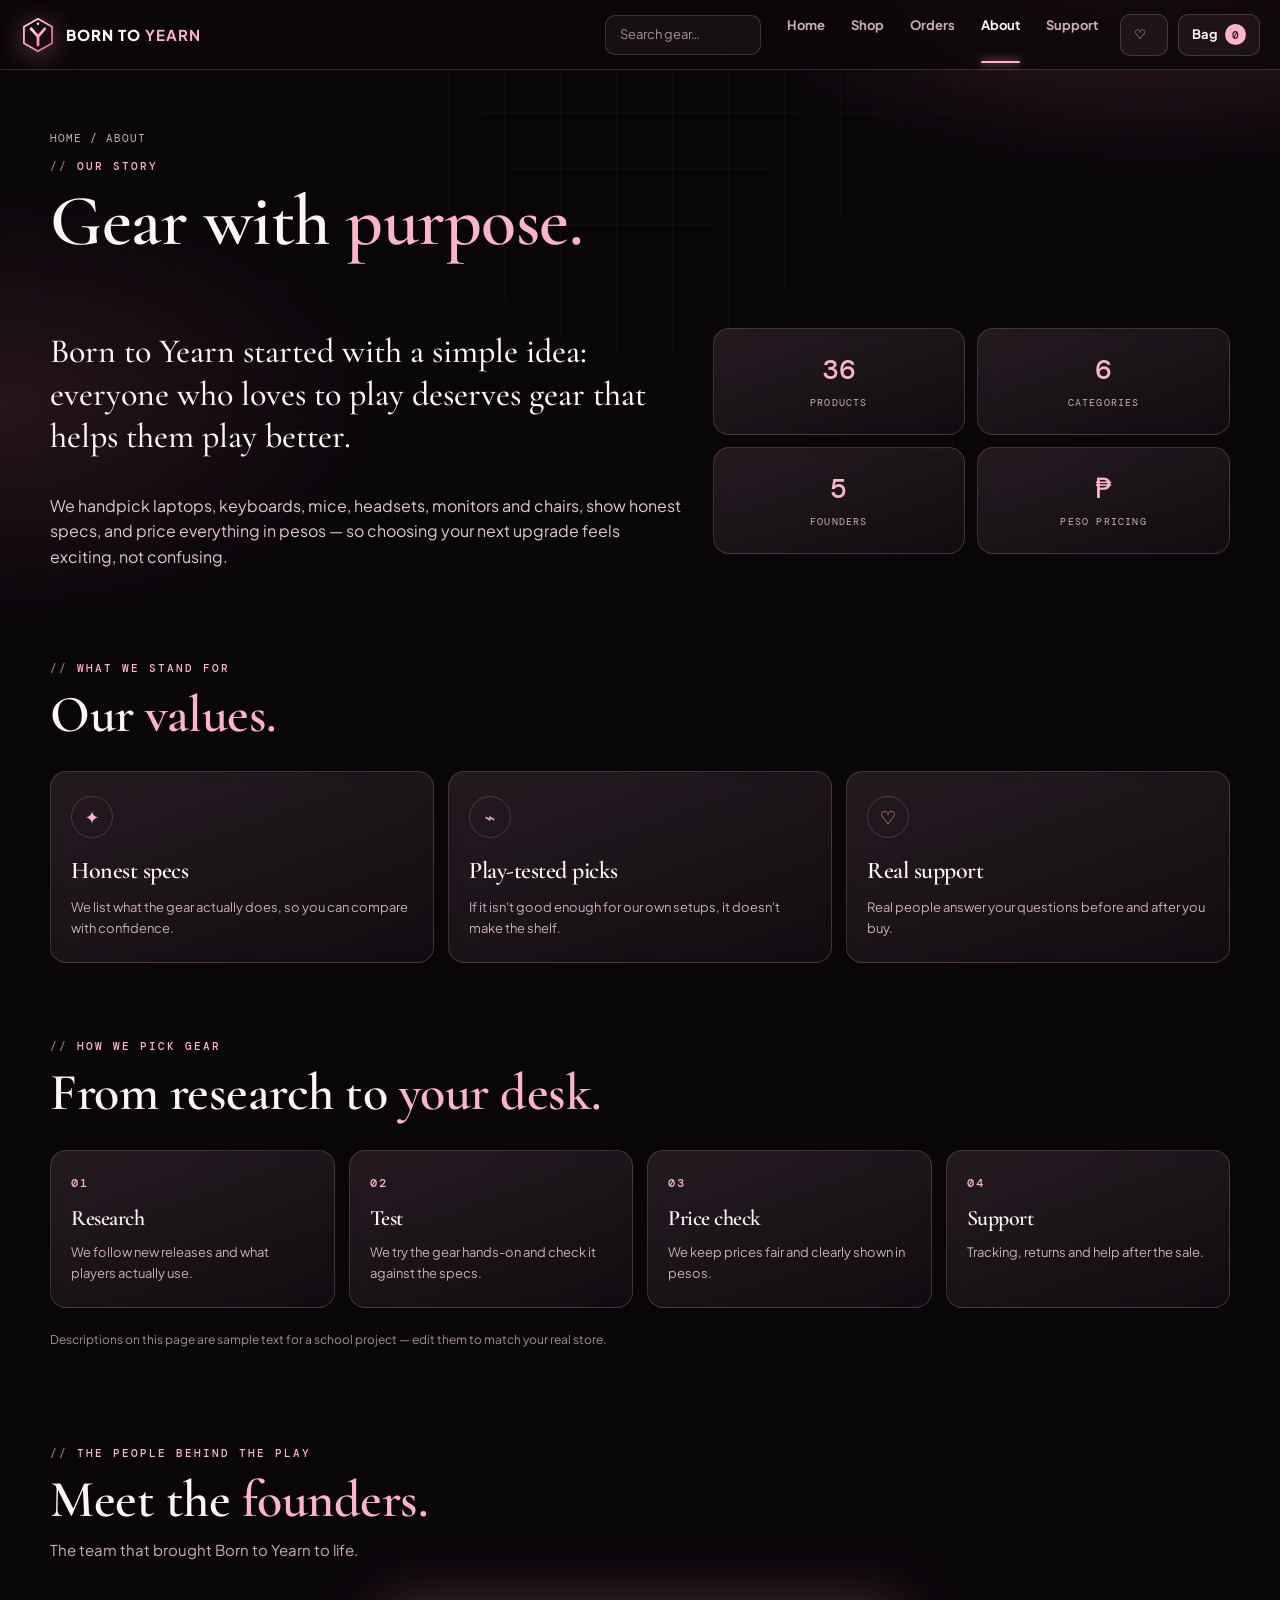
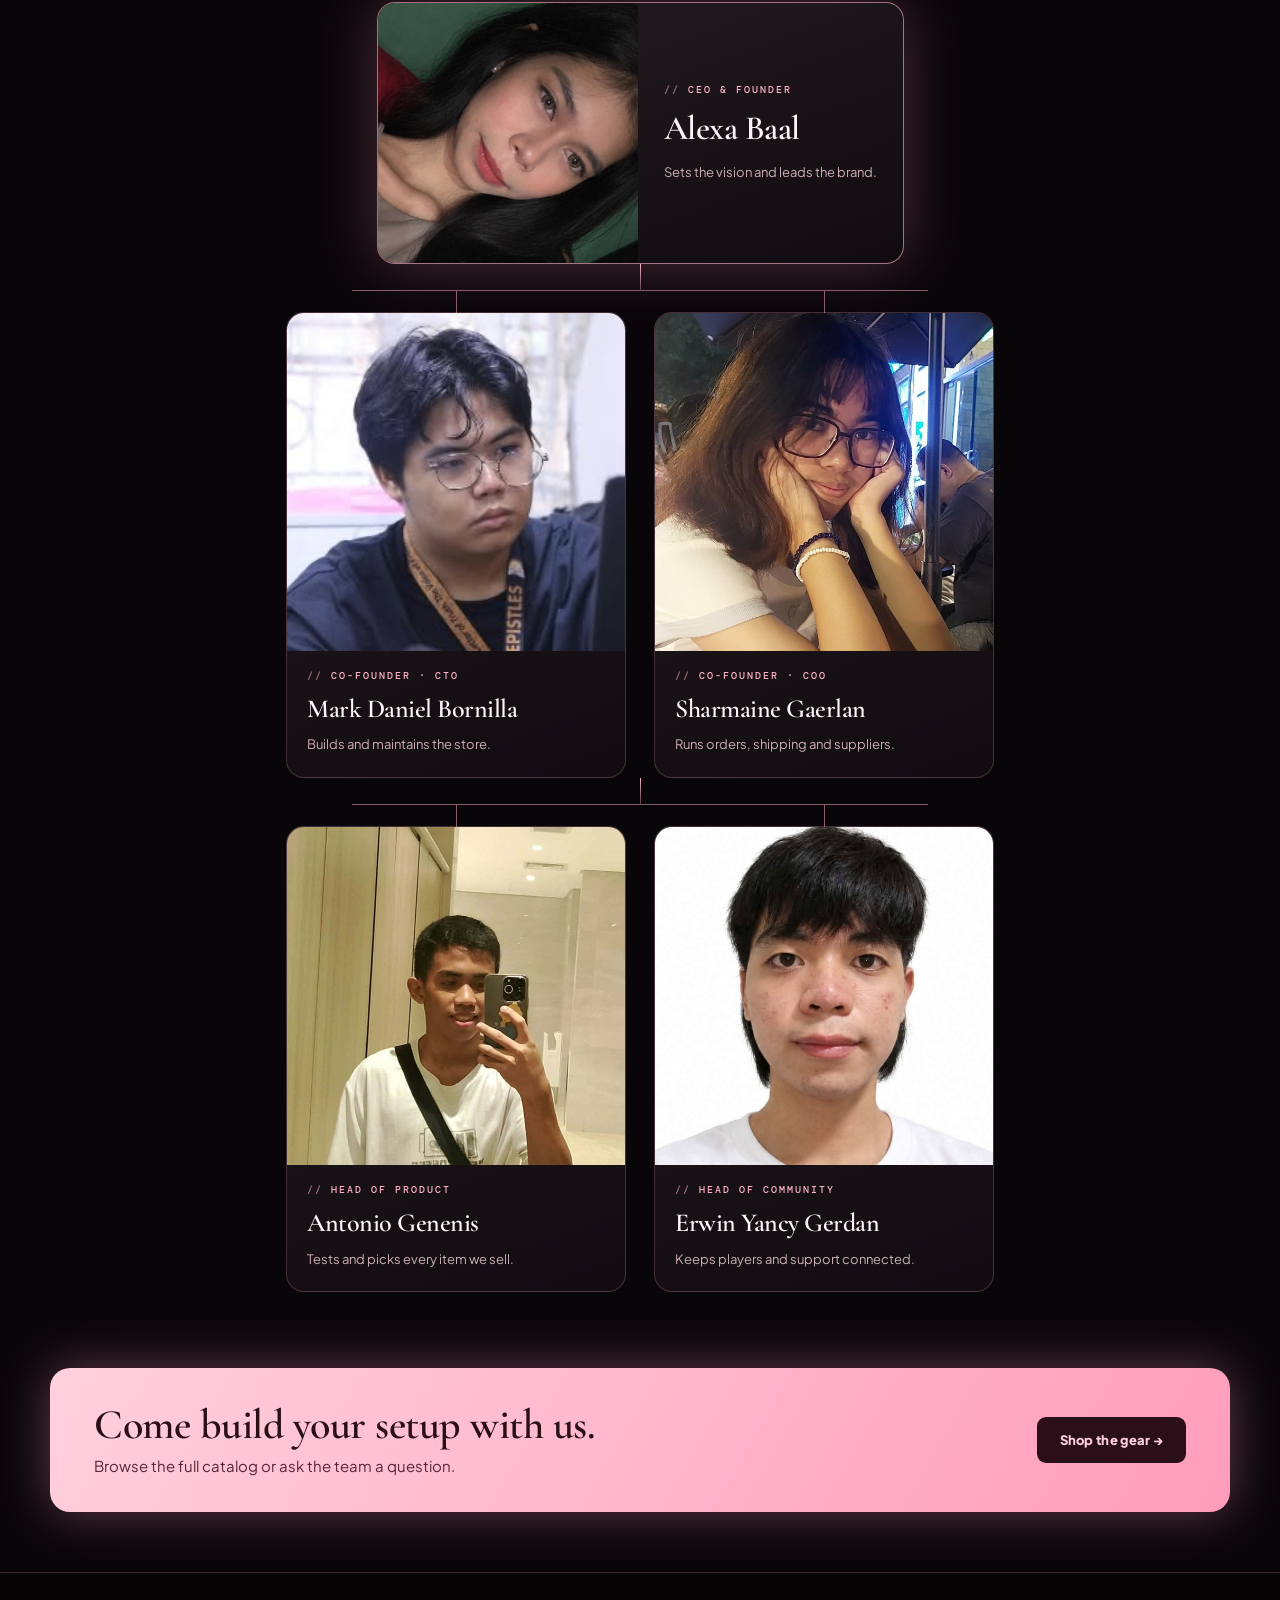
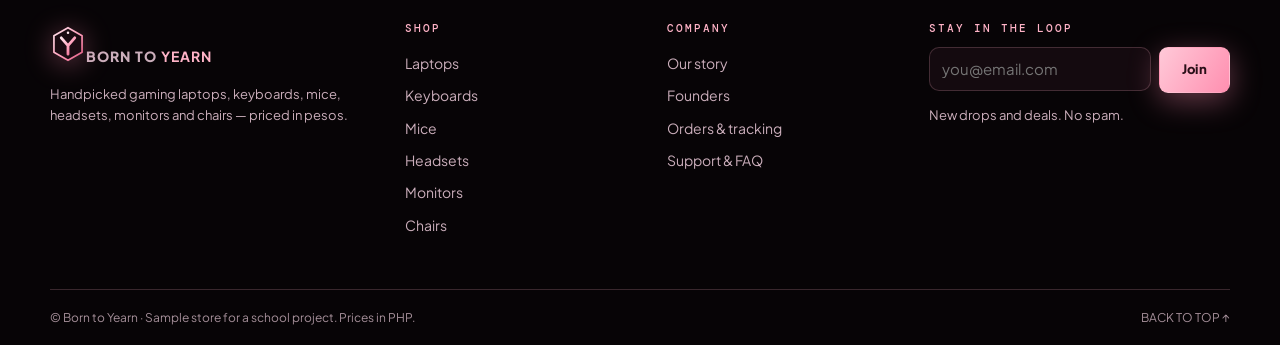
<file: about.html>
<!DOCTYPE html>
<html lang="en">
<head>
<meta charset="UTF-8">
<meta name="viewport" content="width=device-width, initial-scale=1.0, viewport-fit=cover">
<meta name="theme-color" content="#09060a">
<title>About & Founders — Born to Yearn</title>
<link rel="icon" href="images/logo.svg" type="image/svg+xml">
<link rel="preconnect" href="https://fonts.googleapis.com">
<link rel="preconnect" href="https://fonts.gstatic.com" crossorigin>
<link href="https://fonts.googleapis.com/css2?family=Cormorant+Garamond:wght@500;600;700&family=DM+Mono:wght@400;500&family=Plus+Jakarta+Sans:wght@400;500;600;700;800&display=swap" rel="stylesheet">
<link rel="stylesheet" href="style.css">
</head>
<body id="top" data-page="about">
<div id="hdr"></div>
<main class="wrap">
  <div class="pagehead">
    <p class="crumbs"><a href="index.html">HOME</a> / ABOUT</p>
    <p class="eyebrow">OUR STORY</p><h1>Gear with <em>purpose.</em></h1>
  </div>

  <section class="section" style="padding-top:30px">
    <div class="story">
      <div><p class="big">Born to Yearn started with a simple idea: everyone who loves to play deserves gear that helps them play better.</p>
        <p>We handpick laptops, keyboards, mice, headsets, monitors and chairs, show honest specs, and price everything in pesos — so choosing your next upgrade feels exciting, not confusing.</p></div>
      <div class="stats4" style="grid-template-columns:1fr 1fr"><div class="glass"><strong>36</strong><small>PRODUCTS</small></div><div class="glass"><strong>6</strong><small>CATEGORIES</small></div><div class="glass"><strong>5</strong><small>FOUNDERS</small></div><div class="glass"><strong>₱</strong><small>PESO PRICING</small></div></div>
    </div>
  </section>

  <section class="section" style="padding-top:0">
    <div class="heading"><div><p class="eyebrow">WHAT WE STAND FOR</p><h2>Our <em>values.</em></h2></div></div>
    <div class="infocards">
      <div class="feat glass"><span>✦</span><h3>Honest specs</h3><p>We list what the gear actually does, so you can compare with confidence.</p></div>
      <div class="feat glass"><span>⌁</span><h3>Play-tested picks</h3><p>If it isn't good enough for our own setups, it doesn't make the shelf.</p></div>
      <div class="feat glass"><span>♡</span><h3>Real support</h3><p>Real people answer your questions before and after you buy.</p></div>
    </div>
  </section>

  <section class="section" style="padding-top:0">
    <div class="heading"><div><p class="eyebrow">HOW WE PICK GEAR</p><h2>From research to <em>your desk.</em></h2></div></div>
    <div class="steps">
      <div class="feat glass"><h3>Research</h3><p>We follow new releases and what players actually use.</p></div>
      <div class="feat glass"><h3>Test</h3><p>We try the gear hands-on and check it against the specs.</p></div>
      <div class="feat glass"><h3>Price check</h3><p>We keep prices fair and clearly shown in pesos.</p></div>
      <div class="feat glass"><h3>Support</h3><p>Tracking, returns and help after the sale.</p></div>
    </div>
    <p class="note">Descriptions on this page are sample text for a school project — edit them to match your real store.</p>
  </section>

  <section class="section" id="founders" style="padding-top:20px">
    <div class="heading"><div><p class="eyebrow">THE PEOPLE BEHIND THE PLAY</p><h2>Meet the <em>founders.</em></h2><p class="sub">The team that brought Born to Yearn to life.</p></div></div>
    <!-- Roles are placeholders: edit the role text on each card to match your real team. -->
    <div class="org">
      <div class="level"><article class="member ceo"><div class="photo"><img src="images/team/alexa-baal.jpg" alt="Alexa Baal"></div><div class="info"><p class="eyebrow">CEO &amp; FOUNDER</p><h3>Alexa Baal</h3><p>Sets the vision and leads the brand.</p></div></article></div>
      <div class="level pair">
        <article class="member"><div class="photo"><img src="images/team/mark-daniel-bornilla.jpg" alt="Mark Daniel Bornilla"></div><div class="info"><p class="eyebrow">CO-FOUNDER · CTO</p><h3>Mark Daniel Bornilla</h3><p>Builds and maintains the store.</p></div></article>
        <article class="member"><div class="photo"><img src="images/team/sharmaine-gaerlan.jpg" alt="Sharmaine Gaerlan"></div><div class="info"><p class="eyebrow">CO-FOUNDER · COO</p><h3>Sharmaine Gaerlan</h3><p>Runs orders, shipping and suppliers.</p></div></article>
      </div>
      <div class="level pair">
        <article class="member"><div class="photo"><img src="images/team/antonio-genenis.jpg" alt="Antonio Genenis"></div><div class="info"><p class="eyebrow">HEAD OF PRODUCT</p><h3>Antonio Genenis</h3><p>Tests and picks every item we sell.</p></div></article>
        <article class="member"><div class="photo"><img src="images/team/erwin-yancy-gerdan.jpg" alt="Erwin Yancy Gerdan"></div><div class="info"><p class="eyebrow">HEAD OF COMMUNITY</p><h3>Erwin Yancy Gerdan</h3><p>Keeps players and support connected.</p></div></article>
      </div>
    </div>
  </section>

  <section style="padding-bottom:20px"><div class="cta"><div><h2>Come build your setup with us.</h2><p>Browse the full catalog or ask the team a question.</p></div><a class="btn" href="shop.html">Shop the gear →</a></div></section>
</main>
<div id="ftr"></div>
<script src="catalog.js"></script>
<script src="script.js"></script>
</body>
</html>
</file>
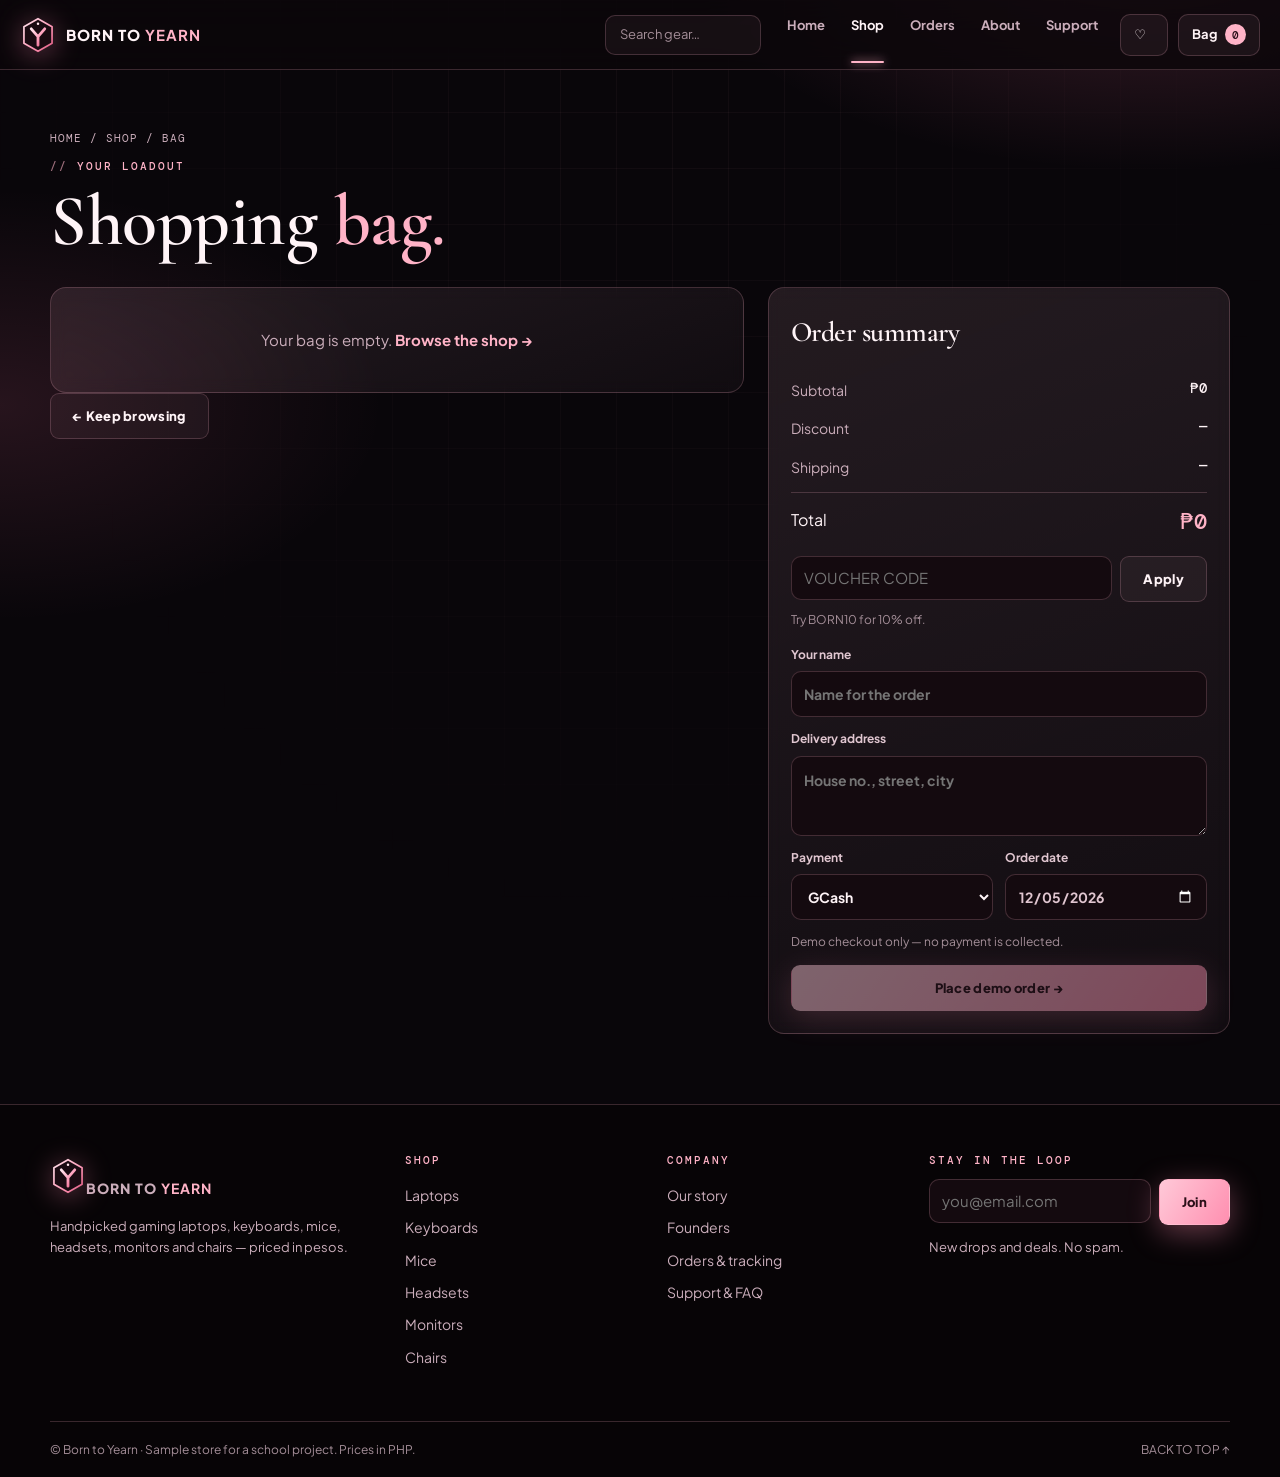
<file: cart.html>
<!DOCTYPE html>
<html lang="en">
<head>
<meta charset="UTF-8">
<meta name="viewport" content="width=device-width, initial-scale=1.0, viewport-fit=cover">
<meta name="theme-color" content="#09060a">
<title>Your Bag — Born to Yearn</title>
<link rel="icon" href="images/logo.svg" type="image/svg+xml">
<link rel="preconnect" href="https://fonts.googleapis.com">
<link rel="preconnect" href="https://fonts.gstatic.com" crossorigin>
<link href="https://fonts.googleapis.com/css2?family=Cormorant+Garamond:wght@500;600;700&family=DM+Mono:wght@400;500&family=Plus+Jakarta+Sans:wght@400;500;600;700;800&display=swap" rel="stylesheet">
<link rel="stylesheet" href="style.css">
</head>
<body id="top" data-page="cart">
<div id="hdr"></div>
<main class="wrap">
  <div class="pagehead" style="padding-bottom:30px">
    <p class="crumbs"><a href="index.html">HOME</a> / <a href="shop.html">SHOP</a> / BAG</p>
    <p class="eyebrow">YOUR LOADOUT</p><h1>Shopping <em>bag.</em></h1>
  </div>
  <div class="cart-layout" style="margin-bottom:70px">
    <div><div id="cartList"></div><a class="btn btn-ghost" href="shop.html">← Keep browsing</a></div>
    <aside class="summary glass">
      <h3>Order summary</h3>
      <div class="shipbar" id="shipbar"></div>
      <div class="line"><span>Subtotal</span><b id="sub">—</b></div>
      <div class="line"><span>Discount</span><b id="disc">—</b></div>
      <div class="line"><span>Shipping</span><b id="ship">—</b></div>
      <div class="line total"><span>Total</span><b id="grand">₱0</b></div>
      <form class="voucher" id="voucherForm"><input id="voucherCode" placeholder="Voucher code" aria-label="Voucher code" autocomplete="off"><button class="btn btn-ghost" type="submit">Apply</button></form>
      <p class="note" id="vMsg" style="margin:-4px 0 16px"></p>
      <form id="checkoutForm">
        <label class="field">Your name<input id="customerName" type="text" maxlength="60" placeholder="Name for the order" required></label>
        <label class="field">Delivery address<textarea id="address" maxlength="200" placeholder="House no., street, city" required style="min-height:80px"></textarea></label>
        <div class="form-row"><label class="field">Payment<select id="paymentMethod"><option>GCash</option><option>Credit / debit card</option><option>Bank transfer</option><option>Cash on delivery</option></select></label><label class="field">Order date<input id="orderDate" type="date" required></label></div>
        <p class="note" style="margin:0 0 14px">Demo checkout only — no payment is collected.</p>
        <button class="btn btn-primary" id="placeBtn" type="submit" style="width:100%">Place demo order →</button>
      </form>
    </aside>
  </div>
</main>
<div id="ftr"></div>
<script src="catalog.js"></script>
<script src="script.js"></script>
</body>
</html>
</file>
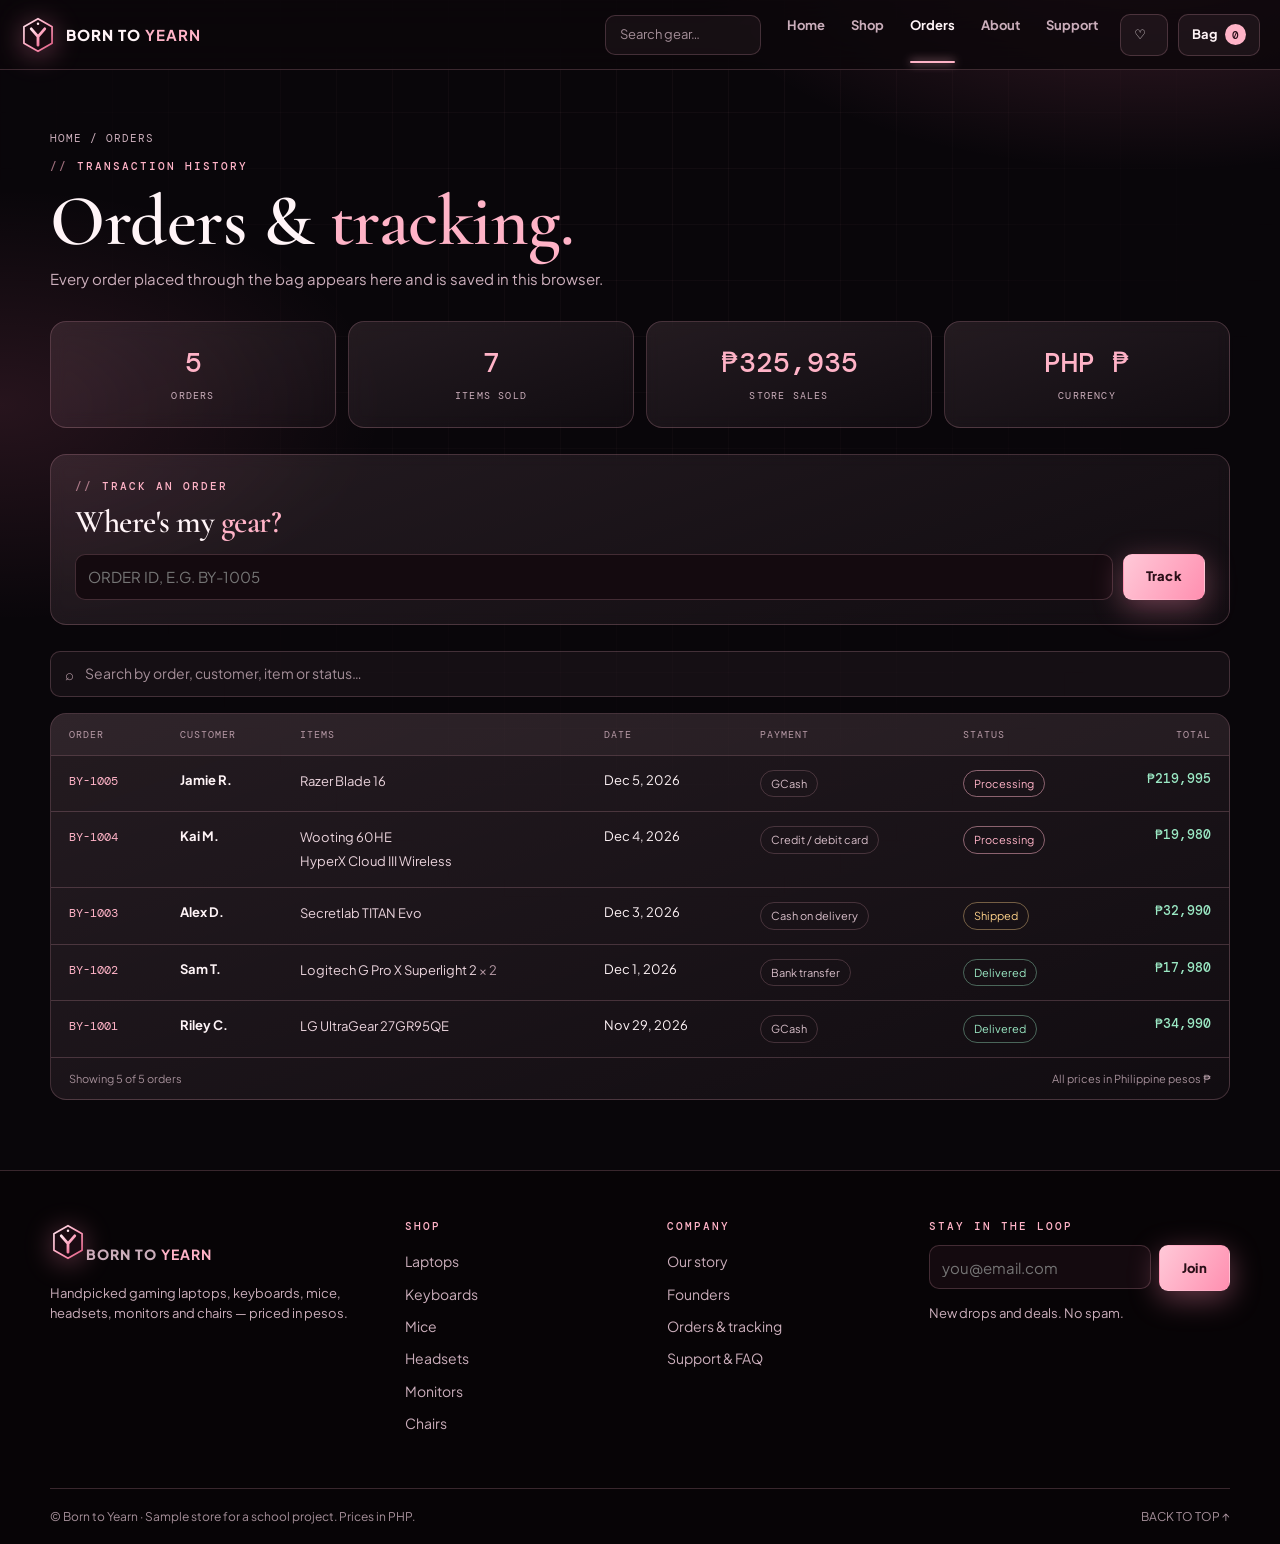
<file: orders.html>
<!DOCTYPE html>
<html lang="en">
<head>
<meta charset="UTF-8">
<meta name="viewport" content="width=device-width, initial-scale=1.0, viewport-fit=cover">
<meta name="theme-color" content="#09060a">
<title>Orders & Tracking — Born to Yearn</title>
<link rel="icon" href="images/logo.svg" type="image/svg+xml">
<link rel="preconnect" href="https://fonts.googleapis.com">
<link rel="preconnect" href="https://fonts.gstatic.com" crossorigin>
<link href="https://fonts.googleapis.com/css2?family=Cormorant+Garamond:wght@500;600;700&family=DM+Mono:wght@400;500&family=Plus+Jakarta+Sans:wght@400;500;600;700;800&display=swap" rel="stylesheet">
<link rel="stylesheet" href="style.css">
</head>
<body id="top" data-page="orders">
<div id="hdr"></div>
<main class="wrap">
  <div class="pagehead" style="padding-bottom:30px">
    <p class="crumbs"><a href="index.html">HOME</a> / ORDERS</p>
    <p class="eyebrow">TRANSACTION HISTORY</p><h1>Orders &amp; <em>tracking.</em></h1>
    <p class="sub">Every order placed through the bag appears here and is saved in this browser.</p>
  </div>
  <div class="banner hidden" id="banner"></div>
  <div class="stats4" style="margin-bottom:26px">
    <div class="glass"><strong id="oNum">0</strong><small>ORDERS</small></div>
    <div class="glass"><strong id="oItems">0</strong><small>ITEMS SOLD</small></div>
    <div class="glass"><strong id="oSales">₱0</strong><small>STORE SALES</small></div>
    <div class="glass"><strong>PHP ₱</strong><small>CURRENCY</small></div>
  </div>
  <section class="track glass">
    <p class="eyebrow">TRACK AN ORDER</p><h2 style="font-size:32px">Where's my <em>gear?</em></h2>
    <form id="trackForm"><input id="trackId" placeholder="Order ID, e.g. BY-1005" aria-label="Order ID" required><button class="btn btn-primary" type="submit">Track</button></form>
    <div id="trackResult"></div>
  </section>
  <div class="otop"><label class="search"><span>⌕</span><input id="orderSearch" type="search" placeholder="Search by order, customer, item or status…" aria-label="Search orders"></label></div>
  <div class="panel" style="margin-bottom:70px">
    <div class="table-scroll"><table><thead><tr><th>ORDER</th><th>CUSTOMER</th><th>ITEMS</th><th>DATE</th><th>PAYMENT</th><th>STATUS</th><th class="r">TOTAL</th></tr></thead><tbody id="ordersTable"></tbody></table></div>
    <p class="empty hidden" id="emptyOrders">No orders match your search.</p>
    <div class="panel-foot"><span id="oCount"></span><span>All prices in Philippine pesos ₱</span></div>
  </div>
</main>
<div id="ftr"></div>
<script src="catalog.js"></script>
<script src="script.js"></script>
</body>
</html>
</file>
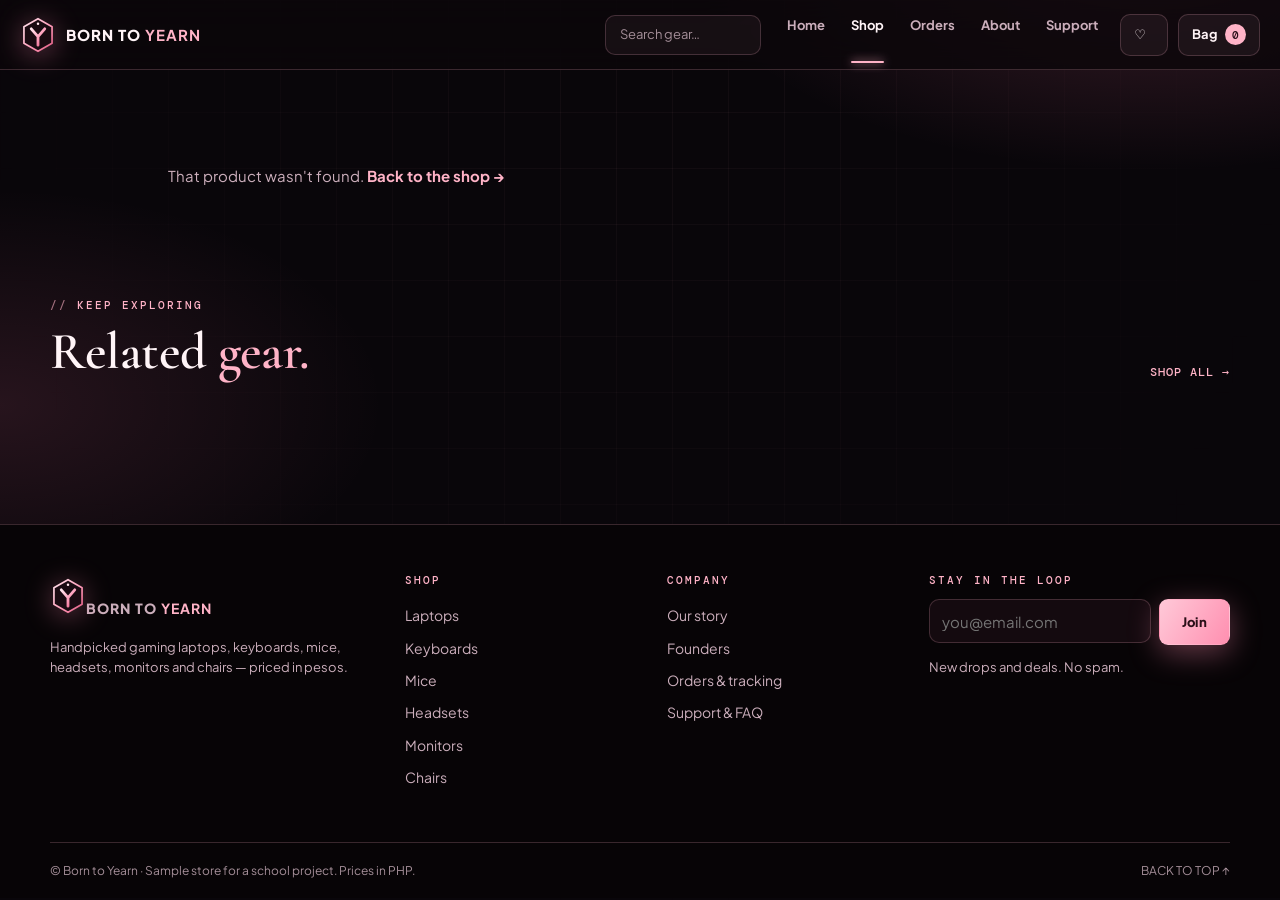
<file: product.html>
<!DOCTYPE html>
<html lang="en">
<head>
<meta charset="UTF-8">
<meta name="viewport" content="width=device-width, initial-scale=1.0, viewport-fit=cover">
<meta name="theme-color" content="#09060a">
<title>Product — Born to Yearn</title>
<link rel="icon" href="images/logo.svg" type="image/svg+xml">
<link rel="preconnect" href="https://fonts.googleapis.com">
<link rel="preconnect" href="https://fonts.gstatic.com" crossorigin>
<link href="https://fonts.googleapis.com/css2?family=Cormorant+Garamond:wght@500;600;700&family=DM+Mono:wght@400;500&family=Plus+Jakarta+Sans:wght@400;500;600;700;800&display=swap" rel="stylesheet">
<link rel="stylesheet" href="style.css">
</head>
<body id="top" data-page="product">
<div id="hdr"></div>
<main class="wrap section" style="padding-top:40px">
  <p class="crumbs" id="crumbs"></p>
  <div class="pdp" id="pdp"></div>
  <div style="margin-top:70px"><div class="heading"><div><p class="eyebrow">KEEP EXPLORING</p><h2>Related <em>gear.</em></h2></div><a class="link-more" href="shop.html">SHOP ALL →</a></div><div class="grid" id="related"></div></div>
</main>
<div id="ftr"></div>
<script src="catalog.js"></script>
<script src="script.js"></script>
</body>
</html>
</file>
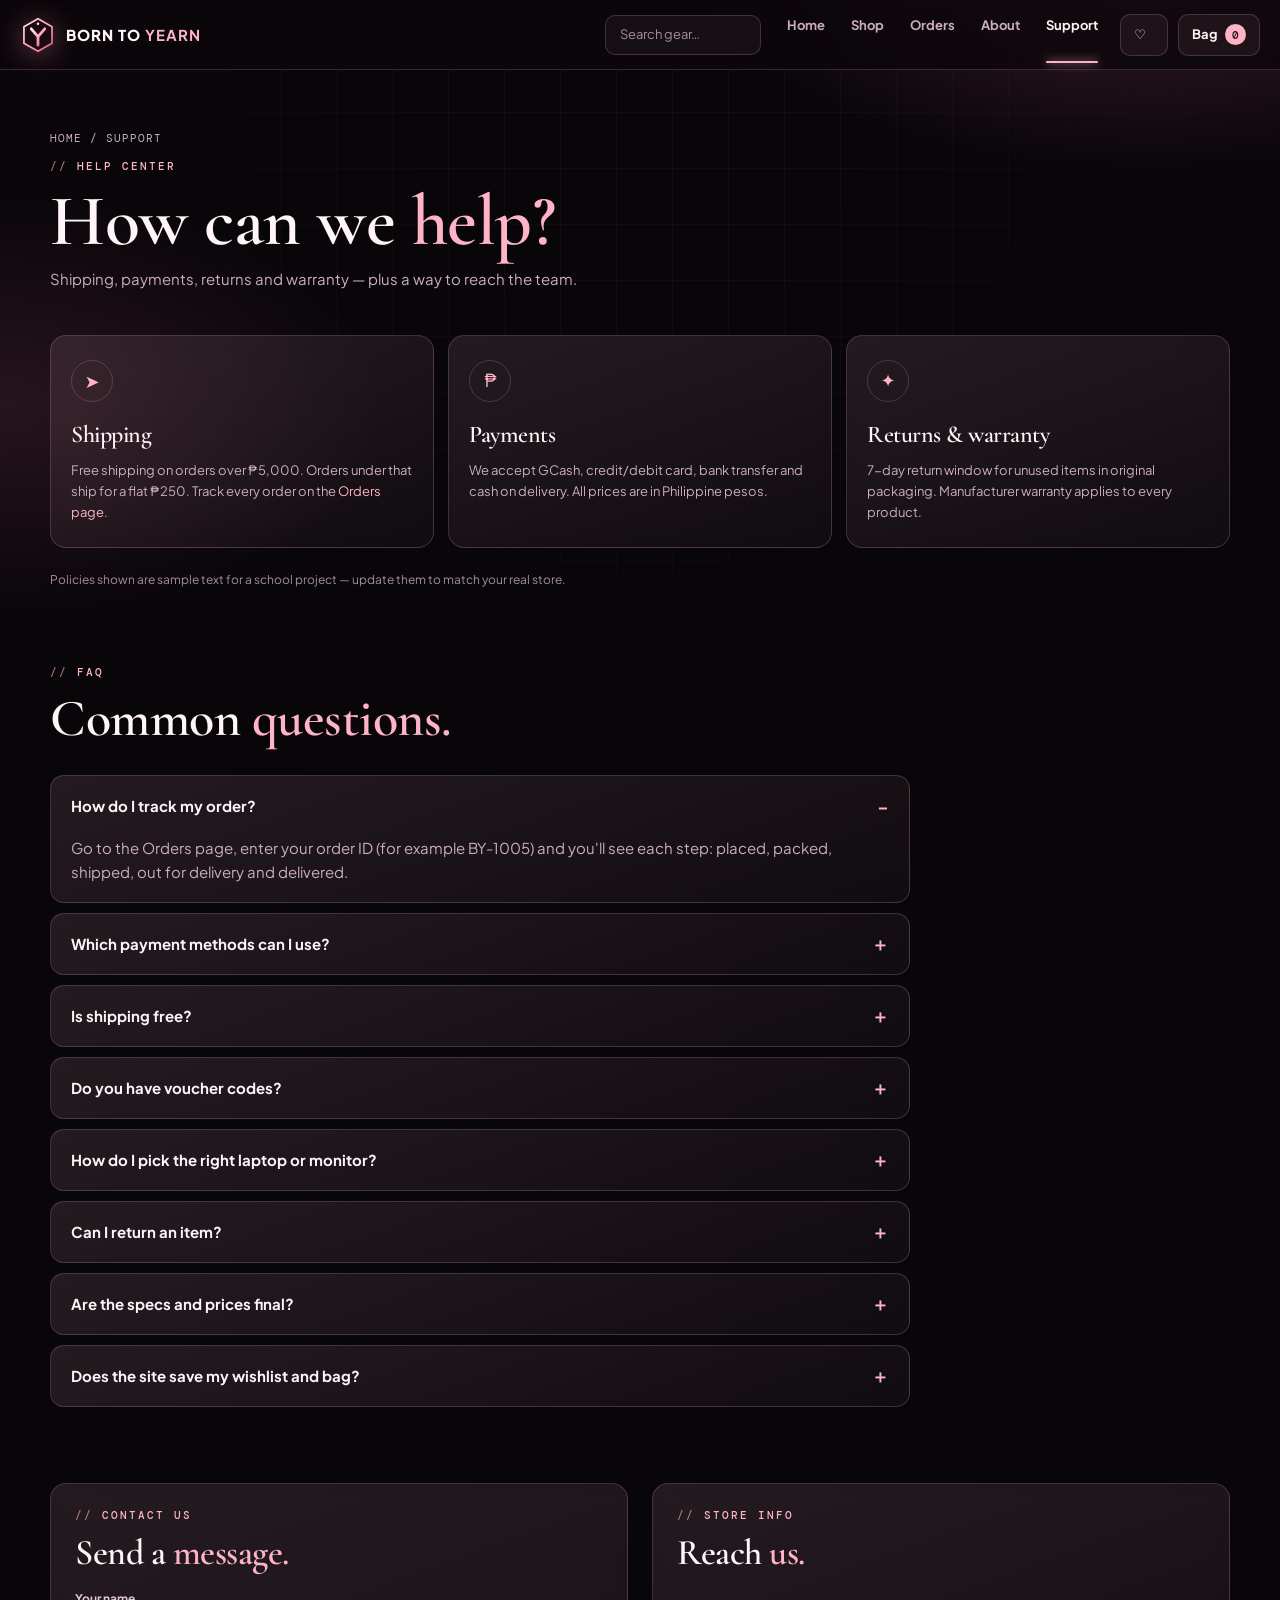
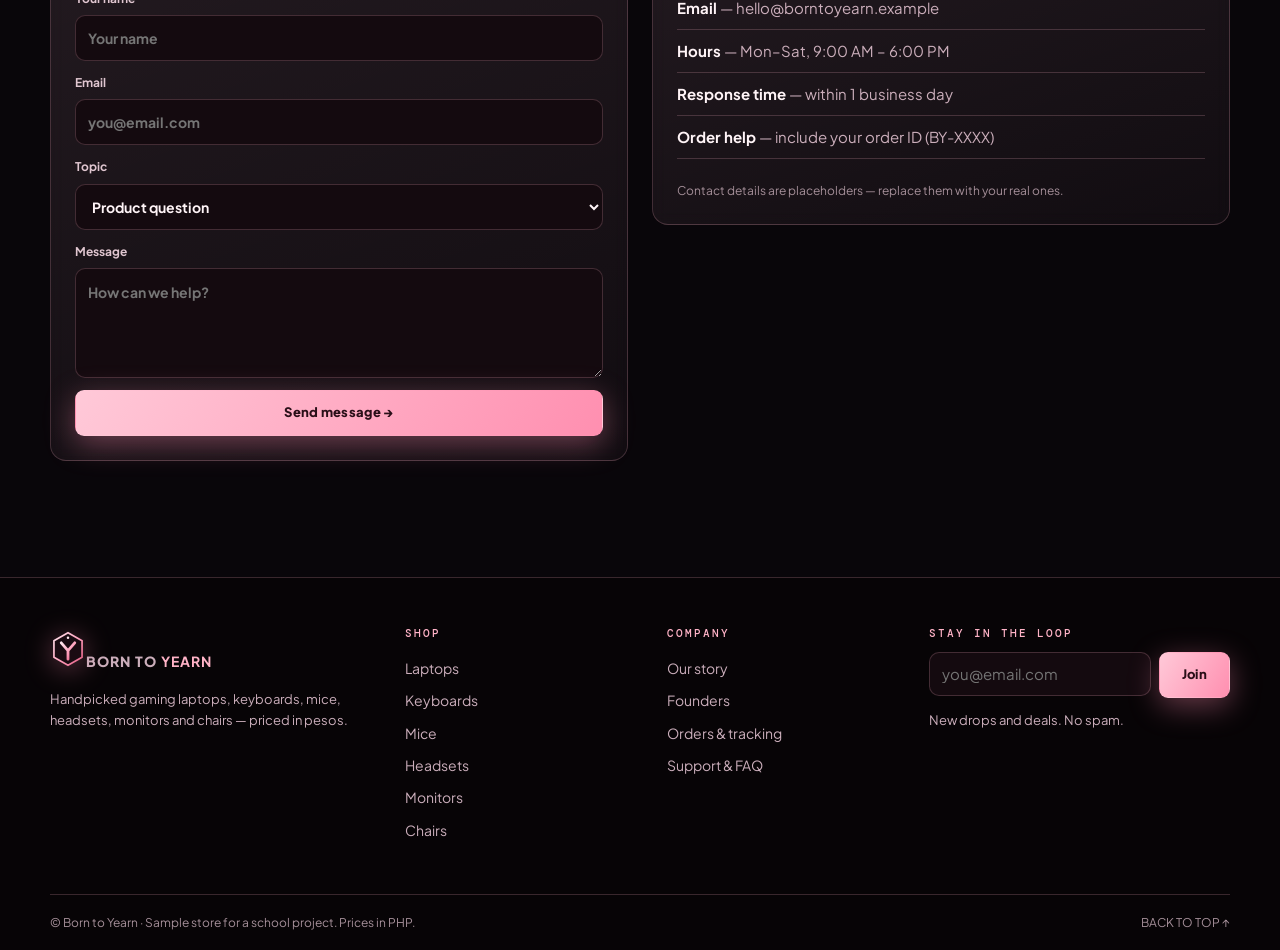
<file: support.html>
<!DOCTYPE html>
<html lang="en">
<head>
<meta charset="UTF-8">
<meta name="viewport" content="width=device-width, initial-scale=1.0, viewport-fit=cover">
<meta name="theme-color" content="#09060a">
<title>Support & FAQ — Born to Yearn</title>
<link rel="icon" href="images/logo.svg" type="image/svg+xml">
<link rel="preconnect" href="https://fonts.googleapis.com">
<link rel="preconnect" href="https://fonts.gstatic.com" crossorigin>
<link href="https://fonts.googleapis.com/css2?family=Cormorant+Garamond:wght@500;600;700&family=DM+Mono:wght@400;500&family=Plus+Jakarta+Sans:wght@400;500;600;700;800&display=swap" rel="stylesheet">
<link rel="stylesheet" href="style.css">
</head>
<body id="top" data-page="support">
<div id="hdr"></div>
<main class="wrap">
  <div class="pagehead">
    <p class="crumbs"><a href="index.html">HOME</a> / SUPPORT</p>
    <p class="eyebrow">HELP CENTER</p><h1>How can we <em>help?</em></h1>
    <p class="sub">Shipping, payments, returns and warranty — plus a way to reach the team.</p>
  </div>

  <section class="section" style="padding-top:34px">
    <div class="infocards">
      <div class="feat glass"><span>➤</span><h3>Shipping</h3><p>Free shipping on orders over ₱5,000. Orders under that ship for a flat ₱250. Track every order on the <a href="orders.html" style="color:var(--pink)">Orders page</a>.</p></div>
      <div class="feat glass"><span>₱</span><h3>Payments</h3><p>We accept GCash, credit/debit card, bank transfer and cash on delivery. All prices are in Philippine pesos.</p></div>
      <div class="feat glass"><span>✦</span><h3>Returns &amp; warranty</h3><p>7-day return window for unused items in original packaging. Manufacturer warranty applies to every product.</p></div>
    </div>
    <p class="note">Policies shown are sample text for a school project — update them to match your real store.</p>
  </section>

  <section class="section" style="padding-top:0">
    <div class="heading"><div><p class="eyebrow">FAQ</p><h2>Common <em>questions.</em></h2></div></div>
    <div class="faq">
      <details open><summary>How do I track my order?</summary><p>Go to the Orders page, enter your order ID (for example BY-1005) and you'll see each step: placed, packed, shipped, out for delivery and delivered.</p></details>
      <details><summary>Which payment methods can I use?</summary><p>GCash, credit/debit card, bank transfer and cash on delivery are available at checkout. This demo store doesn't collect any real payment.</p></details>
      <details><summary>Is shipping free?</summary><p>Yes for orders over ₱5,000 after discounts. Smaller orders pay a flat ₱250.</p></details>
      <details><summary>Do you have voucher codes?</summary><p>Yes — try BORN10 for 10% off, or YEARN500 for ₱500 off orders of ₱10,000 or more. Enter the code in your bag before checkout.</p></details>
      <details><summary>How do I pick the right laptop or monitor?</summary><p>Open any product page for its full specs and related gear. Not sure? Send us a message below and we'll help you choose.</p></details>
      <details><summary>Can I return an item?</summary><p>You can return unused items in their original packaging within 7 days of delivery. Contact us with your order ID to start a return.</p></details>
      <details><summary>Are the specs and prices final?</summary><p>Specs are typical for each model and can vary by configuration. Prices and stock on this site are sample values — confirm before ordering.</p></details>
      <details><summary>Does the site save my wishlist and bag?</summary><p>Yes, on this device. Your bag, saved items and orders are stored in your browser, so clearing site data will remove them.</p></details>
    </div>
  </section>

  <section class="section" style="padding-top:0" id="contact">
    <div class="contact">
      <div class="glass"><p class="eyebrow">CONTACT US</p><h2 style="font-size:36px">Send a <em>message.</em></h2>
        <form id="contactForm" style="margin-top:16px">
          <label class="field">Your name<input type="text" placeholder="Your name" required></label>
          <label class="field">Email<input type="email" placeholder="you@email.com" required></label>
          <label class="field">Topic<select><option>Product question</option><option>Order help</option><option>Returns &amp; warranty</option><option>Other</option></select></label>
          <label class="field">Message<textarea placeholder="How can we help?" required></textarea></label>
          <button class="btn btn-primary" type="submit" style="width:100%">Send message →</button>
        </form></div>
      <div class="glass"><p class="eyebrow">STORE INFO</p><h2 style="font-size:36px">Reach <em>us.</em></h2>
        <ul><li><b>Email</b> — hello@borntoyearn.example</li><li><b>Hours</b> — Mon–Sat, 9:00 AM – 6:00 PM</li><li><b>Response time</b> — within 1 business day</li><li><b>Order help</b> — include your order ID (BY-XXXX)</li></ul>
        <p class="note">Contact details are placeholders — replace them with your real ones.</p></div>
    </div>
  </section>
</main>
<div id="ftr"></div>
<script src="catalog.js"></script>
<script src="script.js"></script>
</body>
</html>
</file>
<file: style.css>
:root{color-scheme:dark;--bg:#09060a;--ink:#fff4f7;--muted:#cbaebb;--pink:#ffb3c7;--pink2:#ff8fb0;--deep:#c4506f;--line:rgba(255,179,199,.2);--glass:linear-gradient(160deg,rgba(255,200,218,.11),rgba(255,200,218,.035));--glow:rgba(255,140,175,.38);--green:#9be8c4;--serif:"Cormorant Garamond",Georgia,serif;--font:"Plus Jakarta Sans",system-ui,sans-serif;--mono:"DM Mono",ui-monospace,monospace}
*{box-sizing:border-box}
html{scroll-behavior:smooth;scroll-padding-top:84px;-webkit-text-size-adjust:100%}
body{margin:0;min-width:320px;color:var(--ink);font:15px/1.6 var(--font);background:radial-gradient(ellipse 60% 40% at 90% -5%,rgba(255,120,165,.2),transparent 60%),radial-gradient(ellipse 50% 40% at 0 45%,rgba(255,120,165,.12),transparent 60%),var(--bg);background-attachment:fixed;overflow-x:hidden}
body::before{content:"";position:fixed;inset:0;z-index:-1;pointer-events:none;background-image:linear-gradient(rgba(255,179,199,.04) 1px,transparent 1px),linear-gradient(90deg,rgba(255,179,199,.04) 1px,transparent 1px);background-size:56px 56px;mask-image:radial-gradient(ellipse at 50% 0,#000 15%,transparent 75%)}
button,input,select,textarea{font:inherit;color:inherit}button{cursor:pointer}a{color:inherit;text-decoration:none}img{max-width:100%}
:focus-visible{outline:2px solid var(--pink);outline-offset:3px}
.hidden{display:none!important}
.wrap{width:min(1180px,calc(100% - 48px));margin-inline:auto}
.section{padding-block:76px}
h1,h2,h3{font-family:var(--serif);font-weight:600;margin:0;letter-spacing:-.5px}
h2{font-size:clamp(32px,4.4vw,52px);line-height:1.08}
h2 em,h1 em{font-style:normal;color:var(--pink)}
.eyebrow,.kicker{margin:0 0 12px;color:var(--pink);font:500 11px var(--mono);letter-spacing:2px}
.eyebrow::before,.kicker::before{content:"// ";opacity:.6}
.kicker{display:inline-flex;align-items:center;gap:8px}.dot{width:8px;height:8px;border-radius:50%;background:var(--green);box-shadow:0 0 12px var(--green)}
.sub{margin:10px 0 0;color:var(--muted);max-width:560px}
.note{margin:22px 0 0;color:#a58f99;font-size:12px}
.btn{min-height:46px;padding:0 22px;display:inline-flex;align-items:center;justify-content:center;gap:8px;border:1px solid transparent;border-radius:9px;font-size:13px;font-weight:800;letter-spacing:.3px;transition:.2s;text-align:center}
.btn:hover{transform:translateY(-2px)}
.btn-primary{background:linear-gradient(120deg,#ffc9d8,var(--pink2));color:#2a0f18;box-shadow:0 8px 30px var(--glow)}
.btn-ghost{border-color:var(--line);background:rgba(255,200,218,.05)}.btn-ghost:hover{border-color:var(--pink)}
.btn:disabled{opacity:.45;cursor:not-allowed;transform:none}
.glass{border:1px solid var(--line);border-radius:16px;background:var(--glass);backdrop-filter:blur(8px)}
.empty{padding:40px 16px;text-align:center;color:var(--muted)}.empty a{color:var(--pink);font-weight:700}

/* header */
.site-header{position:sticky;top:0;z-index:40;height:70px;padding:0 max(20px,calc((100vw - 1260px)/2));display:flex;align-items:center;gap:22px;background:rgba(12,7,10,.82);border-bottom:1px solid var(--line);backdrop-filter:blur(18px)}
.brand{display:inline-flex;align-items:center;gap:10px;font-weight:800;letter-spacing:1px;font-size:15px;white-space:nowrap}
.brand img{width:36px;height:36px;filter:drop-shadow(0 4px 14px var(--glow))}.brand b{color:var(--pink)}
.site-nav{display:flex;gap:26px;margin-left:auto}
.site-nav a{position:relative;color:var(--muted);font-size:13px;font-weight:700;transition:color .2s}
.site-nav a:hover,.site-nav a.active{color:var(--ink)}
.site-nav a.active::after{content:"";position:absolute;left:0;right:0;bottom:-8px;height:2px;border-radius:2px;background:var(--pink);box-shadow:0 0 10px var(--pink)}
.hsearch{display:flex;align-items:center;height:40px;padding:0 12px;border:1px solid var(--line);border-radius:10px;background:rgba(255,200,218,.05)}
.hsearch input{width:130px;border:0;outline:0;background:transparent;font-size:13px}.hsearch input::placeholder{color:#a58f99}
.hdr-actions{display:flex;align-items:center;gap:10px}
.icon-btn,.cart-button{position:relative;height:42px;min-width:42px;padding:0 13px;display:inline-flex;align-items:center;justify-content:center;gap:8px;border:1px solid var(--line);border-radius:10px;background:rgba(255,200,218,.06);font-size:13px;font-weight:700;transition:.2s}
.icon-btn:hover,.cart-button:hover{border-color:var(--pink);box-shadow:0 0 20px rgba(255,140,175,.25)}
.icon-btn i{font:normal 500 10px var(--mono);color:var(--pink)}
.cart-count{min-width:21px;height:21px;display:grid;place-items:center;padding-inline:6px;border-radius:20px;background:var(--pink);color:#2a0f18;font:500 11px var(--mono)}
.burger{display:none;width:42px;height:42px;border:1px solid var(--line);border-radius:10px;background:rgba(255,200,218,.06);padding:0;flex-direction:column;justify-content:center;align-items:center;gap:5px}
.burger span{width:18px;height:2px;border-radius:2px;background:var(--ink);transition:.2s}
body.nav-open .burger span:nth-child(1){transform:translateY(7px) rotate(45deg)}body.nav-open .burger span:nth-child(2){opacity:0}body.nav-open .burger span:nth-child(3){transform:translateY(-7px) rotate(-45deg)}

/* hero */
.hero{position:relative;padding-block:44px 30px}
.swirl{position:absolute;inset:-40px -6% -40px -6%;width:112%;height:calc(100% + 80px);z-index:-1;pointer-events:none;opacity:.7}
.swirl path{fill:none;stroke:var(--pink2);stroke-width:1.4;filter:drop-shadow(0 0 6px var(--pink2))}
.frame{position:relative;border:1.5px solid rgba(255,179,199,.75);border-radius:22px;box-shadow:0 0 0 1px rgba(255,179,199,.2),0 0 46px var(--glow),inset 0 0 40px rgba(255,140,175,.12);overflow:hidden;background:linear-gradient(160deg,#150a10,#0a0609)}
.hero-frame{display:grid;grid-template-columns:1.05fr .95fr;align-items:center;gap:20px;min-height:540px;padding:56px clamp(24px,5vw,64px)}
.hero-frame::after{content:"";position:absolute;inset:0;pointer-events:none;background:radial-gradient(ellipse 70% 55% at 105% 115%,rgba(255,205,220,.85),rgba(255,160,190,.3) 45%,transparent 62%)}
.hero-copy,.hero-art{position:relative;z-index:1}
.hero h1{font-size:clamp(46px,7.4vw,96px);line-height:.98;font-weight:500}
.lead{max-width:470px;margin:22px 0 28px;color:#e6cdd6;font-size:16px;line-height:1.75}
.actions{display:flex;flex-wrap:wrap;gap:12px}
.hero-art{display:grid;place-items:center;min-height:320px}
.butterfly{width:min(440px,100%);filter:drop-shadow(0 0 28px rgba(255,150,185,.55));animation:float 6s ease-in-out infinite}
.chip-f{position:absolute;padding:7px 12px;border:1px solid var(--line);border-radius:8px;background:rgba(20,10,15,.8);backdrop-filter:blur(8px);color:#ffd9e4;font:11px var(--mono);letter-spacing:.8px}
.cf1{top:6%;left:0}.cf2{top:40%;right:-2%}.cf3{bottom:8%;left:8%}
@keyframes float{50%{transform:translateY(-14px)}}
.hstats{display:grid;grid-template-columns:repeat(3,1fr);gap:12px;margin-top:20px}
.hstats div{padding:16px 18px;text-align:center}.hstats strong{display:block;font:500 24px var(--mono)}.hstats small{color:var(--muted);font:10px var(--mono);letter-spacing:1.2px}
.marquee{overflow:hidden;border-block:1px solid var(--line);background:rgba(255,200,218,.03)}
.marquee div{display:flex;gap:56px;width:max-content;padding:15px 28px;animation:slide 34s linear infinite}
.marquee span{color:#b79aa6;font:500 13px var(--mono);letter-spacing:3px}
@keyframes slide{to{transform:translateX(-50%)}}

/* headings, tiles, features */
.heading{display:flex;align-items:flex-end;justify-content:space-between;gap:20px;flex-wrap:wrap;margin-bottom:28px}
.link-more{color:var(--pink);font:500 12px var(--mono);letter-spacing:1px}.link-more:hover{text-decoration:underline}
.tiles{display:grid;grid-template-columns:repeat(6,1fr);gap:14px}
.tile{display:grid;gap:6px;justify-items:start;padding:20px 18px;border:1px solid var(--line);border-radius:16px;background:var(--glass);transition:.25s}
.tile:hover{transform:translateY(-4px);border-color:var(--pink);box-shadow:0 0 30px rgba(255,140,175,.22)}
.tile svg{width:42px;height:42px;color:var(--pink);fill:rgba(255,179,199,.1);stroke:currentColor;stroke-width:2.2;stroke-linecap:round;stroke-linejoin:round}
.tile b{font:600 22px var(--serif)}.tile small{color:var(--muted);font-size:12px}
.features{display:grid;grid-template-columns:repeat(4,1fr);gap:14px}
.feat{padding:24px 20px}.feat span{display:grid;place-items:center;width:42px;height:42px;margin-bottom:14px;border:1px solid var(--line);border-radius:50%;color:var(--pink);font-size:18px}
.feat h3{font-size:22px;margin-bottom:6px}.feat p{margin:0;color:var(--muted);font-size:13px}
.reviews{display:grid;grid-template-columns:repeat(3,1fr);gap:14px}
.rev{padding:24px}.rev .stars{color:var(--pink);letter-spacing:3px}.rev p{margin:10px 0 14px;font:500 19px/1.4 var(--serif)}.rev small{color:var(--muted)}
.cta{display:flex;align-items:center;justify-content:space-between;gap:20px;flex-wrap:wrap;padding:34px clamp(22px,4vw,44px);border-radius:20px;background:linear-gradient(120deg,#ffd0dd,#ff9dba);color:#2a0f18;box-shadow:0 0 50px var(--glow)}
.cta h2{font-size:clamp(28px,3.6vw,42px)}.cta p{margin:6px 0 0;color:#5a2535}
.cta .btn{background:#2a0f18;color:#ffd0dd}

/* product cards */
.grid{display:grid;grid-template-columns:repeat(4,minmax(0,1fr));gap:18px}
.card{position:relative;display:flex;flex-direction:column;overflow:hidden;border:1px solid var(--line);border-radius:16px;background:var(--glass);transition:.25s}
.card:hover{transform:translateY(-5px);border-color:rgba(255,179,199,.6);box-shadow:0 18px 46px rgba(0,0,0,.4),0 0 34px rgba(255,140,175,.2)}
.art{position:relative;display:grid;place-items:center;height:190px;overflow:hidden;color:var(--deep);background:radial-gradient(ellipse at 50% 40%,#fde7ee,#efc0cd 72%)}
.art svg{width:44%;height:68%;fill:rgba(196,80,111,.12);stroke:currentColor;stroke-width:2.2;stroke-linecap:round;stroke-linejoin:round;transition:transform .4s}
.card:hover .art svg{transform:scale(1.08) rotate(-3deg)}
.art .shot{position:absolute;inset:0;width:100%;height:100%;object-fit:cover;transition:transform .4s}.card:hover .art .shot{transform:scale(1.06)}
.tag,.brand-tag{position:absolute;z-index:1}
.tag{top:12px;left:12px;padding:4px 9px;border-radius:6px;background:rgba(18,9,13,.82);font:10px var(--mono);letter-spacing:.8px;color:var(--pink)}
.brand-tag{bottom:10px;left:12px;font:500 10px var(--mono);letter-spacing:1.4px;color:#7d2f46}
.heart{position:absolute;top:10px;right:10px;z-index:2;width:38px;height:38px;border:1px solid var(--line);border-radius:50%;background:rgba(18,9,13,.78);color:#b99aa6;font-size:16px;transition:.2s}
.heart:hover{color:var(--pink)}.heart.on{color:#ff6f98;border-color:#ff6f98;box-shadow:0 0 14px rgba(255,111,152,.45)}
.body{display:flex;flex:1;flex-direction:column;gap:8px;padding:16px}
.name{padding:0;font:600 22px/1.15 var(--serif);letter-spacing:-.2px}.name:hover{color:var(--pink)}
.desc{margin:0;color:var(--muted);font-size:13px}
.specs{display:flex;flex-wrap:wrap;gap:6px;margin:2px 0 4px;padding:0;list-style:none}
.specs li{padding:3px 8px;border:1px solid var(--line);border-radius:5px;color:#e0c6d0;font-size:11px}
.buy{display:flex;align-items:flex-end;justify-content:space-between;gap:10px;margin-top:auto;padding-top:12px;border-top:1px solid var(--line)}
.price strong{display:block;font:500 18px var(--mono);letter-spacing:-.4px}.price small{color:#a58f99;font-size:11px}
.add{height:40px;padding:0 14px;border:1px solid rgba(255,179,199,.45);border-radius:9px;background:rgba(255,179,199,.12);color:#ffe1ea;font-size:12px;font-weight:800;transition:.2s}
.add:hover:not(:disabled){background:rgba(255,179,199,.26);border-color:var(--pink)}.add:disabled{opacity:.5;cursor:not-allowed}

/* page banner + shop controls */
.pagehead{padding-block:50px 10px}.pagehead h1{font-size:clamp(40px,6vw,72px);line-height:1}
.crumbs{margin-bottom:14px;color:var(--muted);font:11px var(--mono);letter-spacing:1px}.crumbs a:hover{color:var(--pink)}
.shop-tools{display:grid;grid-template-columns:1fr auto;gap:10px;margin-top:26px}
.search{display:flex;align-items:center;gap:9px;height:46px;padding:0 14px;border:1px solid var(--line);border-radius:10px;background:rgba(255,200,218,.05);color:#b79aa6}
.search input{width:100%;min-width:0;border:0;outline:0;background:transparent;font-size:14px}.search input::placeholder{color:#a58f99}
select,.field input,.field select,.field textarea{height:46px;padding:0 12px;border:1px solid var(--line);border-radius:10px;background:#140a0f;font-size:14px;width:100%}
.field textarea{height:auto;padding:12px;resize:vertical;min-height:110px}
.field select,select{color:var(--ink)}
.chips{display:flex;gap:8px;margin-top:18px;overflow-x:auto;padding-bottom:6px;scrollbar-width:none}.chips::-webkit-scrollbar{display:none}
.chip{white-space:nowrap;min-height:42px;padding:0 16px;border:1px solid var(--line);border-radius:30px;background:transparent;color:#d1b6c1;font-size:13px;font-weight:600;transition:.2s}
.chip:hover{border-color:rgba(255,179,199,.55);color:var(--ink)}
.chip.on{background:linear-gradient(120deg,rgba(255,179,199,.3),rgba(255,143,176,.16));border-color:var(--pink);color:#ffe1ea}
.chip i{margin-left:6px;color:#b99aa6;font:normal 11px var(--mono)}
.filters{display:flex;align-items:center;gap:22px;flex-wrap:wrap;margin:16px 0 4px;padding:14px 16px}
.range{display:flex;align-items:center;gap:12px;flex:1 1 280px;font-size:13px;color:var(--muted)}
.range input{flex:1;accent-color:var(--pink);height:24px}.range b{min-width:92px;color:var(--ink);font:500 13px var(--mono)}
.check{display:flex;align-items:center;gap:9px;font-size:13px;color:var(--muted);min-height:44px}.check input{width:18px;height:18px;accent-color:var(--pink)}
.results{margin:14px 0 16px;color:#a58f99;font:11px var(--mono)}

/* product page */
.pdp{display:grid;grid-template-columns:1fr 1fr;gap:34px;align-items:start}
.pdp-art{position:relative;display:grid;place-items:center;min-height:440px;overflow:hidden;border-radius:20px;color:var(--deep);background:radial-gradient(ellipse at 50% 40%,#fde7ee,#efc0cd 72%);box-shadow:0 0 50px rgba(255,140,175,.25)}
.pdp-art svg{width:48%;fill:rgba(196,80,111,.12);stroke:currentColor;stroke-width:2;stroke-linecap:round;stroke-linejoin:round}
.pdp-art .shot{position:absolute;inset:0;width:100%;height:100%;object-fit:cover}
.pdp-info h1{font-size:clamp(34px,4.6vw,56px);line-height:1.02;margin:6px 0 8px}
.pdp-price{display:flex;align-items:baseline;gap:12px;flex-wrap:wrap;margin:16px 0;padding-block:16px;border-block:1px solid var(--line)}
.pdp-price strong{font:500 32px var(--mono)}.pdp-price small{color:var(--muted)}
.stock-ok{color:var(--green)}.stock-low{color:#ffd28a}.stock-out{color:#ff8fa3}
.speclist{margin:0 0 20px;padding:0;list-style:none}.speclist li{padding:10px 0;border-bottom:1px solid var(--line);font-size:14px}.speclist li::before{content:"✦ ";color:var(--pink)}
.buyrow{display:flex;gap:10px;flex-wrap:wrap;align-items:center}
.qty{display:inline-flex;align-items:center;border:1px solid var(--line);border-radius:10px;overflow:hidden}
.qty button{width:42px;height:44px;border:0;background:rgba(255,179,199,.12);color:var(--pink);font-size:18px}.qty button:disabled{opacity:.35}
.qty span{min-width:40px;text-align:center;font:14px var(--mono)}
.facts{display:grid;grid-template-columns:1fr 1fr;gap:10px;margin-top:22px}.facts div{padding:14px;font-size:13px;color:var(--muted)}.facts b{display:block;color:var(--ink);font-size:14px}
.facts-kv{margin-top:22px;padding:6px 18px}.facts-kv div{display:flex;justify-content:space-between;gap:12px;padding:11px 0;border-bottom:1px solid var(--line);font-size:13px}.facts-kv div:last-child{border:0}.facts-kv span{color:var(--muted)}

/* cart */
.cart-layout{display:grid;grid-template-columns:1.5fr 1fr;gap:24px;align-items:start}
.crow{display:grid;grid-template-columns:84px 1fr auto;gap:14px;align-items:center;padding:14px;margin-bottom:12px}
.crow .art{height:70px;border-radius:10px}.crow .art svg{width:60%}
.crow strong{display:block;font:600 20px/1.15 var(--serif)}.crow small{color:var(--muted);font:12px var(--mono)}
.crow .qty{margin-top:8px}.crow .qty button{height:34px;width:34px}
.crow .rt{text-align:right}.crow .rt b{display:block;font:500 15px var(--mono)}
.rm{margin-top:6px;border:0;background:none;color:#d59fb0;font-size:12px;min-height:32px}.rm:hover{color:#ff8fa3}
.summary{position:sticky;top:90px;padding:22px}
.summary h3{font-size:28px;margin-bottom:14px}
.line{display:flex;justify-content:space-between;gap:12px;padding:8px 0;color:var(--muted);font-size:14px}.line b{color:var(--ink);font:500 14px var(--mono)}
.line.total{margin-top:6px;padding-top:14px;border-top:1px solid var(--line);color:var(--ink);font-size:16px}.line.total b{font-size:22px;color:var(--pink)}
.shipbar{margin:4px 0 16px;font-size:12px;color:var(--muted)}.shipbar div{height:6px;margin-top:8px;border-radius:6px;background:rgba(255,179,199,.15);overflow:hidden}.shipbar i{display:block;height:100%;background:linear-gradient(90deg,var(--pink),var(--pink2));box-shadow:0 0 10px var(--pink2);transition:width .3s}
.voucher{display:flex;gap:8px;margin:12px 0}.voucher input{flex:1;min-width:0;height:44px;padding:0 12px;border:1px solid var(--line);border-radius:10px;background:#140a0f;text-transform:uppercase}
.field{display:grid;gap:7px;margin-bottom:12px;font-size:12px;font-weight:700;color:#e0c6d0}
.form-row{display:grid;grid-template-columns:1fr 1fr;gap:12px}

/* orders */
.panel{overflow:hidden;border:1px solid var(--line);border-radius:16px;background:var(--glass)}
.table-scroll{overflow-x:auto}
table{width:100%;border-collapse:collapse;text-align:left}
th{padding:14px 18px;background:rgba(255,200,218,.05);color:#b79aa6;font:10px var(--mono);letter-spacing:1px;white-space:nowrap}
td{padding:14px 18px;border-top:1px solid var(--line);font-size:13px;vertical-align:top}
tbody tr:hover{background:rgba(255,179,199,.05)}
.r{text-align:right}.oid{color:var(--pink);font:12px var(--mono)}.who{font-weight:700}.items{color:#ead3dc;line-height:1.8}.items span{color:#b79aa6}
.pill{display:inline-block;padding:4px 10px;border:1px solid var(--line);border-radius:20px;color:#d9bfca;font-size:11px;white-space:nowrap}
.st-Delivered{color:var(--green);border-color:rgba(155,232,196,.4)}.st-Shipped{color:#ffd28a;border-color:rgba(255,210,138,.4)}.st-Processing{color:var(--pink);border-color:rgba(255,179,199,.5)}
.amt{color:var(--green);font:500 13px var(--mono);white-space:nowrap}
.panel-foot{display:flex;justify-content:space-between;gap:12px;flex-wrap:wrap;padding:12px 18px;border-top:1px solid var(--line);color:#a58f99;font-size:11px}
.otop{display:flex;gap:12px;flex-wrap:wrap;margin-bottom:16px}.otop .search{flex:1 1 260px}
.banner{margin-bottom:22px;padding:18px 22px;border-radius:14px;background:linear-gradient(120deg,#ffd0dd,#ff9dba);color:#2a0f18;font-weight:700}
.track{padding:24px;margin-bottom:26px}.track form{display:flex;gap:10px;flex-wrap:wrap;margin-top:14px}.track input{flex:1 1 220px;height:46px;padding:0 12px;border:1px solid var(--line);border-radius:10px;background:#140a0f;text-transform:uppercase}
.timeline{display:grid;grid-template-columns:repeat(5,1fr);gap:8px;margin-top:22px;list-style:none;padding:0;counter-reset:s}
.timeline li{position:relative;padding-top:34px;color:#a58f99;font-size:12px;text-align:center}
.timeline li::before{content:"";position:absolute;top:8px;left:50%;width:14px;height:14px;margin-left:-7px;border:2px solid var(--line);border-radius:50%;background:var(--bg);z-index:1}
.timeline li::after{content:"";position:absolute;top:14px;left:-50%;width:100%;height:2px;background:var(--line)}
.timeline li:first-child::after{display:none}
.timeline li.done{color:var(--ink)}.timeline li.done::before{background:var(--pink);border-color:var(--pink);box-shadow:0 0 12px var(--pink)}.timeline li.done::after{background:var(--pink)}

/* about + support */
.story{display:grid;grid-template-columns:1.1fr .9fr;gap:30px;align-items:center}
.story p{color:#e0c6d0;font-size:16px}.story .big{font:500 clamp(24px,3vw,34px)/1.25 var(--serif);color:var(--ink)}
.stats4{display:grid;grid-template-columns:repeat(4,1fr);gap:12px}.stats4 div{padding:22px;text-align:center}.stats4 strong{display:block;font:500 28px var(--mono);color:var(--pink)}.stats4 small{color:var(--muted);font:10px var(--mono);letter-spacing:1.2px}
.steps{display:grid;grid-template-columns:repeat(4,1fr);gap:14px;counter-reset:n}
.steps .feat::before{counter-increment:n;content:"0" counter(n);display:block;margin-bottom:10px;color:var(--pink);font:500 12px var(--mono);letter-spacing:2px}
.org{display:grid;justify-items:center;margin-top:40px}
.level{position:relative;width:100%;display:grid;justify-content:center;margin-top:48px}.level:first-child{margin-top:0}
.level:not(:first-child)::before{content:"";position:absolute;top:-48px;left:50%;width:1px;height:26px;background:linear-gradient(var(--pink),rgba(255,179,199,.3))}
.pair{grid-template-columns:repeat(2,minmax(0,340px));gap:28px}
.pair::after{content:"";position:absolute;top:-22px;left:calc(25% + 7px);right:calc(25% + 7px);height:1px;background:rgba(255,179,199,.5)}
.pair .member::before{content:"";position:absolute;top:-22px;left:50%;width:1px;height:22px;background:rgba(255,179,199,.5)}
.member{position:relative;display:grid;border:1px solid var(--line);border-radius:18px;background:var(--glass);transition:.25s}
.member:hover{border-color:var(--pink);box-shadow:0 0 36px rgba(255,140,175,.25)}
.photo{overflow:hidden;aspect-ratio:1;border-radius:17px 17px 0 0;background:#1d0f16}.photo img{width:100%;height:100%;object-fit:cover;display:block}
.info{padding:18px 20px 22px}.info .eyebrow{margin-bottom:6px;font-size:10px}.info h3{font-size:26px;margin-bottom:5px}.info p:last-child{margin:0;color:var(--muted);font-size:13px}
.ceo{width:min(680px,100%);grid-template-columns:260px 1fr;border-color:rgba(255,179,199,.6);box-shadow:0 0 60px rgba(255,140,175,.28)}
.ceo .photo{aspect-ratio:auto;min-height:260px;border-radius:17px 0 0 17px}.ceo .info{align-self:center;padding:26px}.ceo h3{font-size:34px}
.faq{display:grid;gap:10px;max-width:860px}
.faq details{padding:0 20px;border:1px solid var(--line);border-radius:14px;background:var(--glass)}
.faq summary{display:flex;justify-content:space-between;align-items:center;gap:14px;min-height:60px;cursor:pointer;font-weight:700;list-style:none}
.faq summary::-webkit-details-marker{display:none}.faq summary::after{content:"＋";color:var(--pink);font-size:18px}.faq details[open] summary::after{content:"−"}
.faq details p{margin:0 0 18px;color:var(--muted)}
.infocards{display:grid;grid-template-columns:repeat(3,1fr);gap:14px}.infocards .feat h3{font-size:24px}
.contact{display:grid;grid-template-columns:1fr 1fr;gap:24px;align-items:start}.contact .glass{padding:24px}
.contact ul{margin:14px 0 0;padding:0;list-style:none;color:var(--muted)}.contact li{padding:9px 0;border-bottom:1px solid var(--line)}.contact li b{color:var(--ink)}

/* footer */
.site-footer{margin-top:40px;border-top:1px solid var(--line);background:#070406}
.fgrid{display:grid;grid-template-columns:1.4fr 1fr 1fr 1.3fr;gap:30px;padding-block:48px}
.fgrid h4{margin:0 0 12px;color:var(--pink);font:500 11px var(--mono);letter-spacing:2px}
.fgrid a{display:block;padding:5px 0;color:var(--muted);font-size:14px}.fgrid a:hover{color:var(--pink)}
.fgrid p{color:var(--muted);font-size:13px;margin:12px 0 0}
.nl{display:flex;gap:8px;margin-top:6px}.nl input{flex:1;min-width:0;height:44px;padding:0 12px;border:1px solid var(--line);border-radius:10px;background:#140a0f}
.fbar{display:flex;justify-content:space-between;gap:12px;flex-wrap:wrap;padding-block:18px;border-top:1px solid var(--line);color:#a58f99;font-size:12px}
.toast{position:fixed;right:20px;bottom:20px;z-index:60;max-width:min(400px,calc(100% - 32px));padding:14px 18px;border:1px solid rgba(255,179,199,.4);border-radius:12px;background:#2a1520;box-shadow:0 12px 40px #000a,0 0 24px rgba(255,140,175,.25);font-size:13px;opacity:0;transform:translateY(9px);pointer-events:none;transition:.2s}
.toast.show{opacity:1;transform:none}

/* ===== responsive ===== */
@media(max-width:1100px){.grid{grid-template-columns:repeat(3,minmax(0,1fr))}.tiles{grid-template-columns:repeat(3,1fr)}.hsearch{display:none}.site-header .hsearch{display:none}}
@media(max-width:900px){
 .burger{display:flex}.site-nav{position:fixed;top:70px;left:0;right:0;bottom:0;z-index:39;flex-direction:column;gap:0;margin:0;padding:12px 20px 30px;background:rgba(9,6,10,.97);backdrop-filter:blur(18px);transform:translateX(100%);transition:transform .25s;overflow-y:auto}
 body.nav-open .site-nav{transform:none}body.nav-open{overflow:hidden}
 .site-nav a{padding:18px 4px;border-bottom:1px solid var(--line);font:600 26px var(--serif);color:var(--ink)}.site-nav a.active::after{display:none}.site-nav a.active{color:var(--pink)}
 .site-nav .navsearch{display:flex;order:-1;margin-bottom:10px}
 .hdr-actions{margin-left:auto}
 .hero-frame{grid-template-columns:1fr;min-height:0;padding:40px 24px 30px}.hero-art{min-height:260px}.butterfly{width:min(340px,86%)}
 .features,.steps,.stats4{grid-template-columns:repeat(2,1fr)}.reviews,.infocards{grid-template-columns:1fr}
 .pdp,.cart-layout,.story,.contact{grid-template-columns:1fr}.pdp-art{min-height:300px}.summary{position:static}
 .fgrid{grid-template-columns:1fr 1fr}
}
@media(max-width:760px){
 .pair{grid-template-columns:minmax(0,380px);gap:22px}.pair::after{display:none}
 .ceo{grid-template-columns:1fr;width:min(380px,100%)}.ceo .photo{aspect-ratio:1;min-height:0;border-radius:17px 17px 0 0}
 .grid{grid-template-columns:repeat(2,minmax(0,1fr));gap:12px}
 .art{height:150px}.body{padding:12px}.name{font-size:19px}.specs li:nth-child(n+3){display:none}.desc{font-size:12px}
 .buy{flex-direction:column;align-items:stretch;gap:8px}.add{width:100%}
}
@media(max-width:640px){
 .wrap{width:calc(100% - 28px)}.section{padding-block:52px}.hero{padding-top:24px}.swirl{display:none}
 .site-header{padding-inline:14px;height:64px;gap:10px}.site-nav{top:64px}.brand{font-size:12px}.brand img{width:32px;height:32px}
 .hdr-actions{gap:8px}.cart-button{padding:0 11px}
 .hstats{grid-template-columns:repeat(3,1fr);gap:8px}.hstats div{padding:12px 6px}.hstats strong{font-size:17px}
 .tiles{grid-template-columns:repeat(2,1fr);gap:10px}.tile{padding:16px 14px}
 .shop-tools{grid-template-columns:1fr}.filters{gap:6px}
 .crow{grid-template-columns:64px 1fr;gap:12px}.crow .rt{grid-column:1/-1;display:flex;justify-content:space-between;align-items:center;text-align:left}.crow .rt .rm{margin:0}
 .form-row{grid-template-columns:1fr}.facts{grid-template-columns:1fr}
 .timeline{grid-template-columns:1fr;gap:0}.timeline li{padding:0 0 18px 34px;text-align:left}.timeline li::before{left:0;top:2px;margin:0}.timeline li::after{left:6px;top:16px;width:2px;height:100%}.timeline li:last-child::after{display:none}
 .fgrid{grid-template-columns:1fr;gap:22px;padding-block:34px}
 /* orders table -> cards */
 table,tbody,tr,td{display:block}thead{display:none}
 tr{padding:12px 14px;border-top:1px solid var(--line)}
 td{display:flex;justify-content:space-between;gap:14px;padding:6px 0;border:0;text-align:right}
 td::before{content:attr(data-l);flex:0 0 auto;color:#a58f99;font:10px var(--mono);letter-spacing:1px;text-align:left}
 .items{text-align:right}.cta .btn{width:100%}.actions .btn{flex:1 1 100%}
 .toast{left:14px;right:14px;bottom:14px;max-width:none}
}
@media(max-width:380px){.grid{grid-template-columns:1fr}.stats4{grid-template-columns:1fr}.features,.steps{grid-template-columns:1fr}}
@media(prefers-reduced-motion:reduce){*,*::before,*::after{animation:none!important;transition-duration:.01ms!important;scroll-behavior:auto!important}}
</file>
